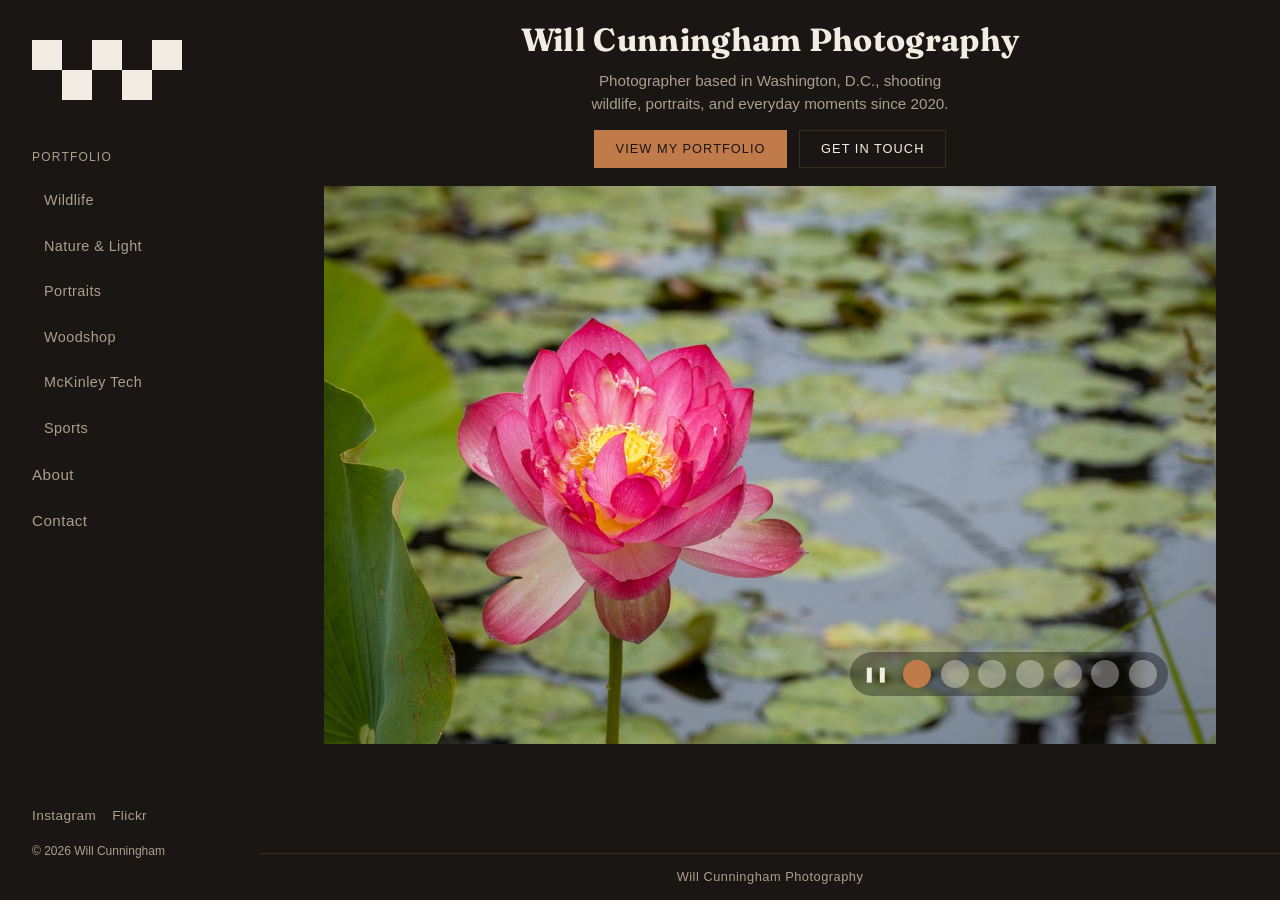
<file: index.html>
<!DOCTYPE html>
<html lang="en">
<head>
<meta charset="UTF-8">
<meta name="viewport" content="width=device-width, initial-scale=1.0">
<title>Will Cunningham — Photography</title>
<meta name="description" content="I'm a photographer and teacher based in Washington, D.C. I started making photos in 2020 and haven't looked back. Come take a look!">
<link rel="canonical" href="https://willcunninghamphoto.com/">
<meta property="og:type" content="website">
<meta property="og:site_name" content="Will Cunningham Photography">
<meta property="og:url" content="https://willcunninghamphoto.com/">
<meta property="og:title" content="Will Cunningham — Photography">
<meta property="og:description" content="I'm a photographer and teacher based in Washington, D.C. I started making photos in 2020 and haven't looked back. Come take a look!">
<meta property="og:image" content="https://willcunninghamphoto.com/images/nature-and-light/LOTUS.jpg">
<meta name="twitter:card" content="summary_large_image">
<meta name="twitter:title" content="Will Cunningham — Photography">
<meta name="twitter:description" content="I'm a photographer and teacher based in Washington, D.C. I started making photos in 2020 and haven't looked back. Come take a look!">
<meta name="twitter:image" content="https://willcunninghamphoto.com/images/nature-and-light/LOTUS.jpg">
<link rel="icon" href="favicon.svg" type="image/svg+xml">
<link rel="alternate icon" href="favicon.ico">
<link rel="apple-touch-icon" href="apple-touch-icon.png">
<link rel="preconnect" href="https://fonts.googleapis.com">
<link rel="preconnect" href="https://fonts.gstatic.com" crossorigin>
<link rel="stylesheet" href="https://fonts.googleapis.com/css2?family=Fraunces:wght@600;700&display=swap">
<link rel="stylesheet" href="css/style.css">
<meta name="google-site-verification" content="2Nl5xksFqI6dJrj-_GXrnc3KXJTqsgLWouD5XGLQfpg" />

</head>
<body>

<div class="mobile-topbar">
  <button class="nav-toggle" aria-label="Toggle navigation" aria-expanded="false">
    <span></span><span></span><span></span>
  </button>
  <a href="/" class="mobile-logo" aria-label="Will Cunningham — Home">
    <svg class="logo-mark" viewBox="0 0 264.41 105.77" xmlns="http://www.w3.org/2000/svg">
    <circle cx="26.44" cy="26.44" r="26.44"/>
    <circle cx="79.32" cy="79.32" r="26.44"/>
    <circle cx="132.21" cy="26.44" r="26.44"/>
    <circle cx="185.09" cy="79.32" r="26.44"/>
    <circle cx="237.97" cy="26.44" r="26.44"/>
    <rect y="0" width="52.88" height="52.88"/>
    <rect x="52.88" y="52.88" width="52.88" height="52.88"/>
    <rect x="105.77" width="52.88" height="52.88"/>
    <rect x="158.65" y="52.88" width="52.88" height="52.88"/>
    <rect x="211.53" width="52.88" height="52.88"/>
    <rect class="logo-cover logo-cover--row1" width="264.41" height="52.88"/>
    <rect class="logo-cover logo-cover--row2" y="52.88" width="264.41" height="52.88"/>
    <rect class="logo-scan logo-scan--row1" width="52.88" height="52.88"/>
    <rect class="logo-scan logo-scan--row2" y="52.88" width="52.88" height="52.88"/>
  </svg>
  </a>
</div>

<aside class="sidebar" id="sidebar">
  <a href="/" class="sidebar-logo" aria-label="Will Cunningham — Home">
    <svg class="logo-mark" viewBox="0 0 264.41 105.77" xmlns="http://www.w3.org/2000/svg">
    <circle cx="26.44" cy="26.44" r="26.44"/>
    <circle cx="79.32" cy="79.32" r="26.44"/>
    <circle cx="132.21" cy="26.44" r="26.44"/>
    <circle cx="185.09" cy="79.32" r="26.44"/>
    <circle cx="237.97" cy="26.44" r="26.44"/>
    <rect y="0" width="52.88" height="52.88"/>
    <rect x="52.88" y="52.88" width="52.88" height="52.88"/>
    <rect x="105.77" width="52.88" height="52.88"/>
    <rect x="158.65" y="52.88" width="52.88" height="52.88"/>
    <rect x="211.53" width="52.88" height="52.88"/>
    <rect class="logo-cover logo-cover--row1" width="264.41" height="52.88"/>
    <rect class="logo-cover logo-cover--row2" y="52.88" width="264.41" height="52.88"/>
    <rect class="logo-scan logo-scan--row1" width="52.88" height="52.88"/>
    <rect class="logo-scan logo-scan--row2" y="52.88" width="52.88" height="52.88"/>
  </svg>
  </a>
  <nav class="sidebar-nav">
    <div class="nav-group-label">Portfolio</div>
    <a href="/wildlife" class="sub-link">Wildlife</a>
    <a href="/nature-and-light" class="sub-link">Nature &amp; Light</a>
    <a href="/portraits" class="sub-link">Portraits</a>
    <a href="/woodshop" class="sub-link">Woodshop</a>
    <a href="/mckinley-tech" class="sub-link">McKinley Tech</a>
    <a href="/sports" class="sub-link">Sports</a>
    <a href="/about">About</a>
    <a href="/contact">Contact</a>
  </nav>
  <div class="sidebar-footer">
    <div class="sidebar-social">
      <a href="https://www.instagram.com/wlcworks" target="_blank" rel="noopener">Instagram</a>
      <a href="https://www.flickr.com/photos/196068418@N02/" target="_blank" rel="noopener">Flickr</a>
    </div>
    <p class="sidebar-copyright">&copy; <span id="year"></span> Will Cunningham</p>
  </div>
</aside>

<div class="page-content home-content">
  <section class="home-intro">
    <h1>Will Cunningham Photography</h1>
    <p>Photographer based in Washington, D.C., shooting wildlife, portraits, and everyday moments since 2020.</p>
    <div class="home-cta">
      <a href="/wildlife" class="btn btn-primary">View my Portfolio</a>
      <a href="/contact" class="btn btn-ghost">Get in Touch</a>
    </div>
  </section>
  <section class="hero-slider" id="heroSlider">
    <!-- SLIDER:START -->
        <div class="slide active landscape-photo" data-index="0">
      <img src="images/nature-and-light/LOTUS.jpg" alt="Lotus flower in a pond" loading="eager">
    </div>
    <div class="slide landscape-photo" data-index="1">
      <img src="images/wildlife/MOLTING_CARDINAL.jpg" alt="Molting cardinal perched on a branch" loading="lazy">
    </div>
    <div class="slide landscape-photo" data-index="2">
      <img src="images/woodshop/freedom boat.jpg" alt="Freedom boat" loading="lazy">
    </div>
    <div class="slide landscape-photo" data-index="3">
      <img src="images/woodshop/hand plane.jpg" alt="Hand plane" loading="lazy">
    </div>
    <div class="slide landscape-photo" data-index="4">
      <img src="images/nature-and-light/tree hero photo.jpg" alt="Trees" loading="lazy">
    </div>
    <div class="slide landscape-photo" data-index="5">
      <img src="images/nature-and-light/eclipse.jpg" alt="Solar eclipse" loading="lazy">
    </div>
    <div class="slide portrait-photo" data-index="6">
      <img src="images/nature-and-light/rocky shore hero.jpg" alt="Rocky shore" loading="lazy">
    </div>
    <!-- SLIDER:END -->
  </section>
</div>

<footer class="page-footer">Will Cunningham Photography</footer>

<script src="js/script.js"></script>
</body>
</html>
</file>
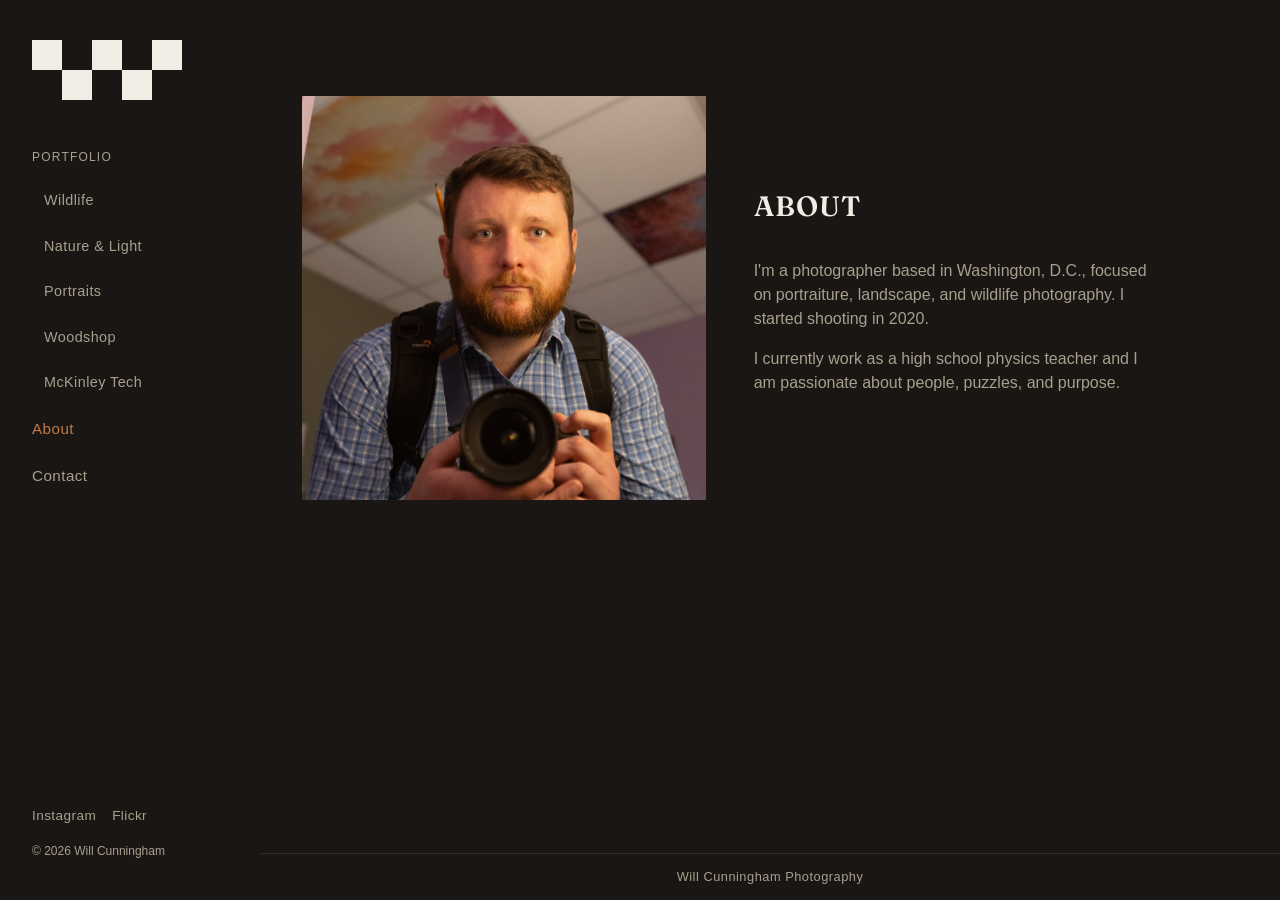
<file: about.html>
<!DOCTYPE html>
<html lang="en">
<head>
<meta charset="UTF-8">
<meta name="viewport" content="width=device-width, initial-scale=1.0">
<title>About — Will Cunningham Photography</title>
<meta name="description" content="About Will Cunningham, photographer.">
<link rel="icon" href="favicon.svg" type="image/svg+xml">
<link rel="alternate icon" href="favicon.ico">
<link rel="apple-touch-icon" href="apple-touch-icon.png">
<link rel="preconnect" href="https://fonts.googleapis.com">
<link rel="preconnect" href="https://fonts.gstatic.com" crossorigin>
<link rel="stylesheet" href="https://fonts.googleapis.com/css2?family=Fraunces:wght@600;700&display=swap">
<link rel="stylesheet" href="css/style.css">
</head>
<body>

<div class="mobile-topbar">
  <button class="nav-toggle" aria-label="Toggle navigation" aria-expanded="false">
    <span></span><span></span><span></span>
  </button>
  <a href="index.html" class="mobile-logo" aria-label="Will Cunningham — Home">
    <svg class="logo-mark" viewBox="0 0 264.41 105.77" xmlns="http://www.w3.org/2000/svg">
    <circle cx="26.44" cy="26.44" r="26.44"/>
    <circle cx="79.32" cy="79.32" r="26.44"/>
    <circle cx="132.21" cy="26.44" r="26.44"/>
    <circle cx="185.09" cy="79.32" r="26.44"/>
    <circle cx="237.97" cy="26.44" r="26.44"/>
    <rect y="0" width="52.88" height="52.88"/>
    <rect x="52.88" y="52.88" width="52.88" height="52.88"/>
    <rect x="105.77" width="52.88" height="52.88"/>
    <rect x="158.65" y="52.88" width="52.88" height="52.88"/>
    <rect x="211.53" width="52.88" height="52.88"/>
    <rect class="logo-cover logo-cover--row1" width="264.41" height="52.88"/>
    <rect class="logo-cover logo-cover--row2" y="52.88" width="264.41" height="52.88"/>
    <rect class="logo-scan logo-scan--row1" width="52.88" height="52.88"/>
    <rect class="logo-scan logo-scan--row2" y="52.88" width="52.88" height="52.88"/>
  </svg>
  </a>
</div>

<aside class="sidebar" id="sidebar">
  <a href="index.html" class="sidebar-logo" aria-label="Will Cunningham — Home">
    <svg class="logo-mark" viewBox="0 0 264.41 105.77" xmlns="http://www.w3.org/2000/svg">
    <circle cx="26.44" cy="26.44" r="26.44"/>
    <circle cx="79.32" cy="79.32" r="26.44"/>
    <circle cx="132.21" cy="26.44" r="26.44"/>
    <circle cx="185.09" cy="79.32" r="26.44"/>
    <circle cx="237.97" cy="26.44" r="26.44"/>
    <rect y="0" width="52.88" height="52.88"/>
    <rect x="52.88" y="52.88" width="52.88" height="52.88"/>
    <rect x="105.77" width="52.88" height="52.88"/>
    <rect x="158.65" y="52.88" width="52.88" height="52.88"/>
    <rect x="211.53" width="52.88" height="52.88"/>
    <rect class="logo-cover logo-cover--row1" width="264.41" height="52.88"/>
    <rect class="logo-cover logo-cover--row2" y="52.88" width="264.41" height="52.88"/>
    <rect class="logo-scan logo-scan--row1" width="52.88" height="52.88"/>
    <rect class="logo-scan logo-scan--row2" y="52.88" width="52.88" height="52.88"/>
  </svg>
  </a>
  <nav class="sidebar-nav">
    <div class="nav-group-label">Portfolio</div>
    <a href="wildlife.html" class="sub-link">Wildlife</a>
    <a href="nature-and-light.html" class="sub-link">Nature &amp; Light</a>
    <a href="portraits.html" class="sub-link">Portraits</a>
    <a href="woodshop.html" class="sub-link">Woodshop</a>
    <a href="mckinley-tech.html" class="sub-link">McKinley Tech</a>
    <a href="about.html" class="current">About</a>
    <a href="contact.html">Contact</a>
  </nav>
  <div class="sidebar-footer">
    <div class="sidebar-social">
      <a href="https://www.instagram.com/wlcworks" target="_blank" rel="noopener">Instagram</a>
      <a href="https://www.flickr.com/photos/196068418@N02/" target="_blank" rel="noopener">Flickr</a>
    </div>
    <p class="sidebar-copyright">&copy; <span id="year"></span> Will Cunningham</p>
  </div>
</aside>

<div class="page-content">
  <section class="about-section">
    <div class="about-image">
      <img src="images/headshot.jpg" alt="Portrait of Will Cunningham">
    </div>
    <div class="about-text">
      <h1 class="section-title">About</h1>
      <p>
        I'm a photographer based in Washington, D.C.,
         focused on portraiture, landscape, and wildlife photography.
         I started shooting in 2020.
      </p>
      <p>
        I currently work as a high school physics teacher
        and I am passionate about people,
        puzzles, and purpose.
      </p>
    </div>
  </section>
</div>

<footer class="page-footer">Will Cunningham Photography</footer>

<script src="js/photos.js"></script>
<script src="js/script.js"></script>
</body>
</html>
</file>
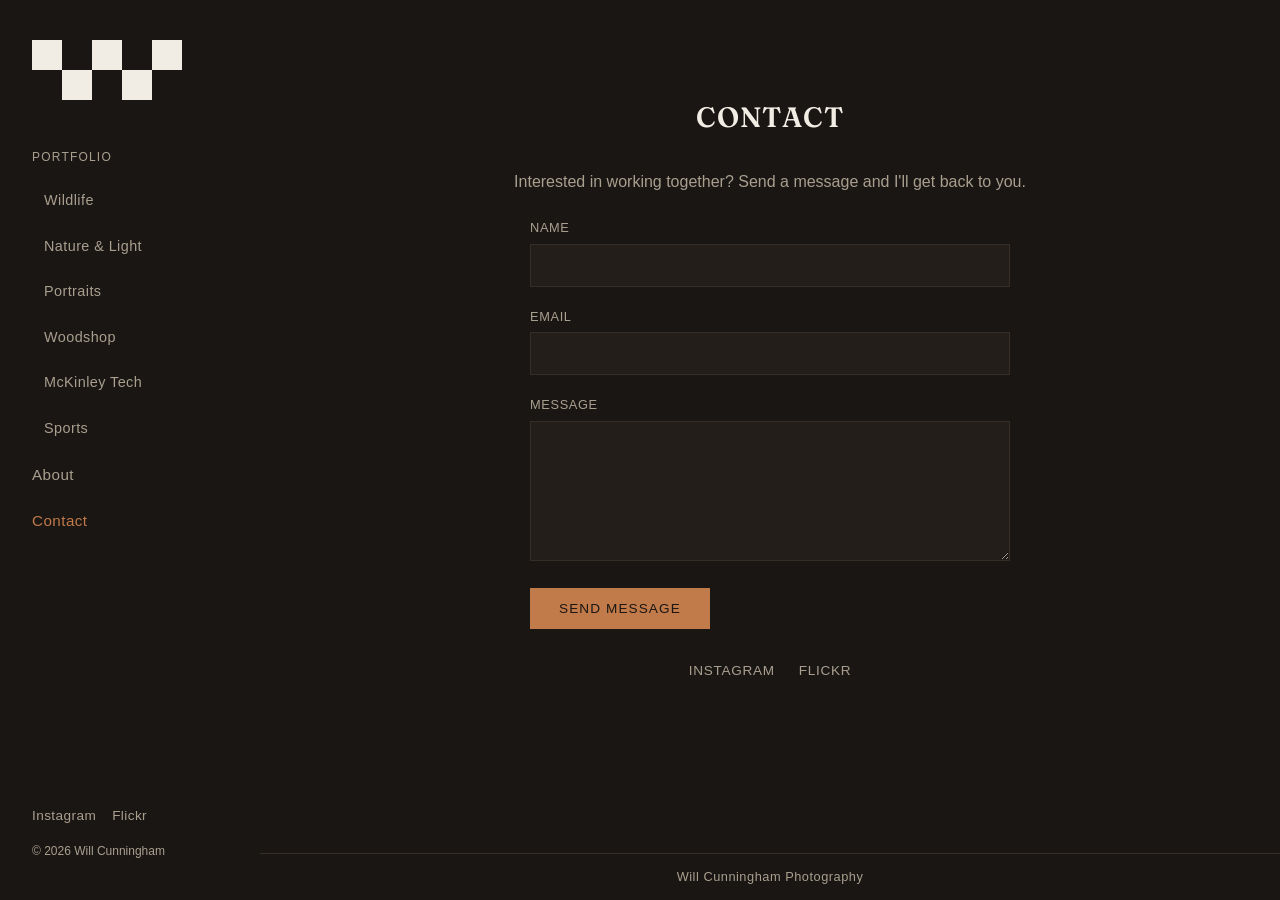
<file: contact.html>
<!DOCTYPE html>
<html lang="en">
<head>
<meta charset="UTF-8">
<meta name="viewport" content="width=device-width, initial-scale=1.0">
<title>Contact — Will Cunningham Photography</title>
<meta name="description" content="Get in touch with Will Cunningham, a Washington, D.C.-based photographer, to book a portrait session, inquire about prints, or say hello.">
<link rel="canonical" href="https://willcunninghamphoto.com/contact">
<meta property="og:type" content="website">
<meta property="og:site_name" content="Will Cunningham Photography">
<meta property="og:url" content="https://willcunninghamphoto.com/contact">
<meta property="og:title" content="Contact — Will Cunningham Photography">
<meta property="og:description" content="Get in touch with Will Cunningham, a Washington, D.C.-based photographer, to book a portrait session, inquire about prints, or say hello.">
<meta property="og:image" content="https://willcunninghamphoto.com/images/headshot.jpg">
<meta name="twitter:card" content="summary_large_image">
<meta name="twitter:title" content="Contact — Will Cunningham Photography">
<meta name="twitter:description" content="Get in touch with Will Cunningham, a Washington, D.C.-based photographer, to book a portrait session, inquire about prints, or say hello.">
<meta name="twitter:image" content="https://willcunninghamphoto.com/images/headshot.jpg">
<link rel="icon" href="favicon.svg" type="image/svg+xml">
<link rel="alternate icon" href="favicon.ico">
<link rel="apple-touch-icon" href="apple-touch-icon.png">
<link rel="preconnect" href="https://fonts.googleapis.com">
<link rel="preconnect" href="https://fonts.gstatic.com" crossorigin>
<link rel="stylesheet" href="https://fonts.googleapis.com/css2?family=Fraunces:wght@600;700&display=swap">
<link rel="stylesheet" href="css/style.css">
</head>
<body>

<div class="mobile-topbar">
  <button class="nav-toggle" aria-label="Toggle navigation" aria-expanded="false">
    <span></span><span></span><span></span>
  </button>
  <a href="/" class="mobile-logo" aria-label="Will Cunningham — Home">
    <svg class="logo-mark" viewBox="0 0 264.41 105.77" xmlns="http://www.w3.org/2000/svg">
    <circle cx="26.44" cy="26.44" r="26.44"/>
    <circle cx="79.32" cy="79.32" r="26.44"/>
    <circle cx="132.21" cy="26.44" r="26.44"/>
    <circle cx="185.09" cy="79.32" r="26.44"/>
    <circle cx="237.97" cy="26.44" r="26.44"/>
    <rect y="0" width="52.88" height="52.88"/>
    <rect x="52.88" y="52.88" width="52.88" height="52.88"/>
    <rect x="105.77" width="52.88" height="52.88"/>
    <rect x="158.65" y="52.88" width="52.88" height="52.88"/>
    <rect x="211.53" width="52.88" height="52.88"/>
    <rect class="logo-cover logo-cover--row1" width="264.41" height="52.88"/>
    <rect class="logo-cover logo-cover--row2" y="52.88" width="264.41" height="52.88"/>
    <rect class="logo-scan logo-scan--row1" width="52.88" height="52.88"/>
    <rect class="logo-scan logo-scan--row2" y="52.88" width="52.88" height="52.88"/>
  </svg>
  </a>
</div>

<aside class="sidebar" id="sidebar">
  <a href="/" class="sidebar-logo" aria-label="Will Cunningham — Home">
    <svg class="logo-mark" viewBox="0 0 264.41 105.77" xmlns="http://www.w3.org/2000/svg">
    <circle cx="26.44" cy="26.44" r="26.44"/>
    <circle cx="79.32" cy="79.32" r="26.44"/>
    <circle cx="132.21" cy="26.44" r="26.44"/>
    <circle cx="185.09" cy="79.32" r="26.44"/>
    <circle cx="237.97" cy="26.44" r="26.44"/>
    <rect y="0" width="52.88" height="52.88"/>
    <rect x="52.88" y="52.88" width="52.88" height="52.88"/>
    <rect x="105.77" width="52.88" height="52.88"/>
    <rect x="158.65" y="52.88" width="52.88" height="52.88"/>
    <rect x="211.53" width="52.88" height="52.88"/>
    <rect class="logo-cover logo-cover--row1" width="264.41" height="52.88"/>
    <rect class="logo-cover logo-cover--row2" y="52.88" width="264.41" height="52.88"/>
    <rect class="logo-scan logo-scan--row1" width="52.88" height="52.88"/>
    <rect class="logo-scan logo-scan--row2" y="52.88" width="52.88" height="52.88"/>
  </svg>
  </a>
  <nav class="sidebar-nav">
    <div class="nav-group-label">Portfolio</div>
    <a href="/wildlife" class="sub-link">Wildlife</a>
    <a href="/nature-and-light" class="sub-link">Nature &amp; Light</a>
    <a href="/portraits" class="sub-link">Portraits</a>
    <a href="/woodshop" class="sub-link">Woodshop</a>
    <a href="/mckinley-tech" class="sub-link">McKinley Tech</a>
    <a href="/sports" class="sub-link">Sports</a>
    <a href="/about">About</a>
    <a href="/contact" class="current">Contact</a>
  </nav>
  <div class="sidebar-footer">
    <div class="sidebar-social">
      <a href="https://www.instagram.com/wlcworks" target="_blank" rel="noopener">Instagram</a>
      <a href="https://www.flickr.com/photos/196068418@N02/" target="_blank" rel="noopener">Flickr</a>
    </div>
    <p class="sidebar-copyright">&copy; <span id="year"></span> Will Cunningham</p>
  </div>
</aside>

<div class="page-content">
  <section class="contact-section">
    <h1 class="section-title">Contact</h1>
    <p>Interested in working together? Send a message and I'll get back to you.</p>

    <!--
      Powered by Formspree (https://formspree.io) — a free tier handles
      low-volume static-site forms with no backend of your own. Sign up,
      create a form, and replace YOUR_FORM_ID below with the endpoint it
      gives you before this goes live.
    -->
    <form class="contact-form" action="https://formspree.io/f/myezewyl" method="POST">
      <div>
        <label for="contact-name">Name</label>
        <input type="text" id="contact-name" name="name" autocomplete="name" required>
      </div>
      <div>
        <label for="contact-email">Email</label>
        <input type="email" id="contact-email" name="_replyto" autocomplete="email" required>
      </div>
      <div>
        <label for="contact-message">Message</label>
        <textarea id="contact-message" name="message" required></textarea>
      </div>
      <input type="text" name="_gotcha" style="display:none" tabindex="-1" autocomplete="off">
      <button type="submit">Send Message</button>
    </form>

    <div class="social-links">
      <a href="https://www.instagram.com/wlcworks" target="_blank" rel="noopener">Instagram</a>
      <a href="https://www.flickr.com/photos/196068418@N02/" target="_blank" rel="noopener">Flickr</a>
    </div>
  </section>
</div>

<footer class="page-footer">Will Cunningham Photography</footer>

<script src="js/photos.js"></script>
<script src="js/script.js"></script>
</body>
</html>
</file>
<file: css/style.css>
/* ---------- Reset & base ---------- */
* {
  margin: 0;
  padding: 0;
  box-sizing: border-box;
}

:root {
  --bg: #1a1613;
  --bg-alt: #231e19;
  --text: #f2ede4;
  --text-muted: #a89f8f;
  --border: #352e27;
  --accent: #c17a4a;
  --font-heading: "Fraunces", Georgia, serif;
  --sidebar-width: 260px;
}

html {
  scroll-behavior: smooth;
  overflow-x: hidden;
}

body {
  background: var(--bg);
  color: var(--text);
  font-family: -apple-system, BlinkMacSystemFont, "Segoe UI", Helvetica, Arial, sans-serif;
  line-height: 1.5;
  overflow-x: hidden;
}

img {
  max-width: 100%;
  display: block;
  -webkit-user-drag: none;
  user-select: none;
}

a {
  color: inherit;
  text-decoration: none;
}

.section-title {
  font-family: var(--font-heading);
  font-size: 1.75rem;
  font-weight: 600;
  letter-spacing: 0.04em;
  text-transform: uppercase;
  margin-bottom: 2rem;
}

/* ---------- Sidebar ---------- */
.sidebar {
  position: fixed;
  top: 0;
  left: 0;
  bottom: 0;
  width: var(--sidebar-width);
  background: var(--bg);
  display: flex;
  flex-direction: column;
  padding: 2.5rem 2rem;
  overflow-y: auto;
  z-index: 200;
}

.logo-mark {
  fill: currentColor;
  display: block;
  overflow: hidden;
}

/* Intro animation: a square sweeps left-to-right across each row,
   revealing the checkered mark as it passes over it. */
.logo-cover,
.logo-scan {
  animation-name: logo-scan-sweep;
  animation-duration: 0.6s;
  animation-timing-function: step-end;
  animation-fill-mode: forwards;
}

.logo-cover {
  fill: var(--bg);
}

.logo-scan {
  fill: var(--accent);
}

.logo-cover--row2,
.logo-scan--row2 {
  animation-delay: 0.6s;
}

.logo-scan--row2 {
  opacity: 0;
}

@keyframes logo-scan-sweep {
  0%   { transform: translateX(0px); opacity: 1; }
  20%  { transform: translateX(52.88px); }
  40%  { transform: translateX(105.77px); }
  60%  { transform: translateX(158.65px); }
  80%  { transform: translateX(211.53px); }
  100% { transform: translateX(264.41px); }
}

@media (prefers-reduced-motion: reduce) {
  .logo-cover,
  .logo-scan {
    animation: none;
    transform: translateX(264.41px);
    opacity: 0;
  }
}

.sidebar-logo {
  color: var(--text);
  margin-bottom: 3rem;
  display: block;
  transition: color 0.2s ease;
}

.sidebar-logo:hover {
  color: var(--accent);
}

.sidebar-logo .logo-mark {
  width: 150px;
  height: auto;
}

.sidebar-nav {
  flex: 1;
  min-height: 0;
  display: flex;
  flex-direction: column;
  gap: 0.5rem;
}

.nav-group-label {
  color: var(--text-muted);
  font-size: 0.75rem;
  letter-spacing: 0.1em;
  text-transform: uppercase;
  margin-top: 1.5rem;
  margin-bottom: 0.5rem;
}

.nav-group-label:first-child {
  margin-top: 0;
}

.sidebar-nav a {
  padding: 0.5rem 0;
  font-size: 0.95rem;
  letter-spacing: 0.03em;
  color: var(--text-muted);
  transition: color 0.2s ease;
}

.sidebar-nav a.sub-link {
  padding-left: 0.75rem;
  font-size: 0.9rem;
}

.sidebar-nav a:hover,
.sidebar-nav a.current {
  color: var(--accent);
}

.sidebar-footer {
  margin-top: 2rem;
  min-height: 0;
  display: flex;
  flex-direction: column;
  gap: 1rem;
}

.sidebar-social {
  display: flex;
  gap: 1rem;
}

.sidebar-social a {
  color: var(--text-muted);
  font-size: 0.85rem;
  letter-spacing: 0.03em;
}

.sidebar-social a:hover {
  color: var(--accent);
}

.sidebar-copyright {
  color: var(--text-muted);
  font-size: 0.75rem;
}

.mobile-topbar {
  display: none;
}

.nav-toggle {
  display: none;
  flex-shrink: 0;
  flex-direction: column;
  justify-content: center;
  gap: 5px;
  width: 40px;
  height: 40px;
  background: var(--bg-alt);
  border: 1px solid var(--border);
  cursor: pointer;
}

.nav-toggle span {
  display: block;
  height: 2px;
  width: 18px;
  margin: 0 auto;
  background: var(--text);
  transition: transform 0.25s ease, opacity 0.25s ease;
}

.nav-toggle[aria-expanded="true"] span:nth-child(1) {
  transform: translateY(7px) rotate(45deg);
}

.nav-toggle[aria-expanded="true"] span:nth-child(2) {
  opacity: 0;
}

.nav-toggle[aria-expanded="true"] span:nth-child(3) {
  transform: translateY(-7px) rotate(-45deg);
}

.mobile-logo {
  color: var(--text);
  display: flex;
  align-items: center;
}

.mobile-logo .logo-mark {
  width: 76px;
  height: auto;
}

/* ---------- Page content ---------- */
.page-content {
  margin-left: var(--sidebar-width);
  min-height: 100vh;
  display: flex;
  flex-direction: column;
}

.home-content {
  justify-content: flex-start;
  padding-top: 1rem;
}

/* ---------- Homepage intro ---------- */
.home-intro {
  /* Explicit width so this flex item (child of the column-flex
     .page-content/.home-content) is sized to the viewport rather than
     shrink-to-fit: a flex item with auto cross-axis margins and no
     defined width doesn't stretch to fill the container, so without
     this the h1's clientWidth can measure wider than the real
     viewport and the shrink-to-fit script in script.js never kicks in. */
  width: 100%;
  text-align: center;
  max-width: 640px;
  margin: 0 auto 1.1rem;
  padding: 0 2rem;
}

.home-intro h1 {
  font-family: var(--font-heading);
  font-size: 2rem;
  font-weight: 700;
  letter-spacing: 0.01em;
  margin-bottom: 0.4rem;
  /* Wraps by default (safe if JS is unavailable); script.js measures
     the real rendered text and shrinks it to fit on one line. */
}

.home-intro p {
  color: var(--text-muted);
  font-size: 0.95rem;
  max-width: 46ch;
  margin: 0 auto 0.85rem;
}

.home-cta {
  display: flex;
  gap: 0.75rem;
  justify-content: center;
  flex-wrap: wrap;
}

.btn {
  display: inline-block;
  padding: 0.55rem 1.3rem;
  font-size: 0.8rem;
  text-transform: uppercase;
  letter-spacing: 0.08em;
  border: 1px solid var(--border);
  transition: color 0.2s ease, border-color 0.2s ease, background 0.2s ease;
}

.btn-primary {
  background: var(--accent);
  border-color: var(--accent);
  color: var(--bg);
}

.btn-primary:hover {
  background: transparent;
  color: var(--accent);
}

.btn-ghost {
  color: var(--text);
}

.btn-ghost:hover {
  color: var(--accent);
  border-color: var(--accent);
}

/* ---------- Homepage slider ---------- */
.hero-slider {
  position: relative;
  /* Capped against the intro block's own height so the two together
     never exceed the viewport and crop the photo below the fold. */
  height: min(62vh, calc(100vh - 9rem));
  margin: 0 4rem;
  overflow: hidden;
}

.slide {
  position: absolute;
  inset: 0;
  background-color: var(--bg);
  opacity: 0;
  cursor: pointer;
  transition: opacity 1.2s ease;
}

.slide img {
  width: 100%;
  height: 100%;
  object-fit: cover;
  object-position: center;
  display: block;
}

.slide.active {
  opacity: 1;
}

@media (min-width: 1025px) {
  .slide.portrait-photo img {
    object-fit: contain;
  }
}

.slider-controls {
  position: absolute;
  right: 3rem;
  bottom: 3rem;
  z-index: 2;
  display: flex;
  align-items: center;
  gap: 0.85rem;
  padding: 0.5rem 0.7rem;
  background: rgba(0, 0, 0, 0.35);
  border-radius: 999px;
}

.slide-dots {
  display: flex;
  gap: 0.6rem;
}

.slide-dot {
  width: 10px;
  height: 10px;
  padding: 9px;
  box-sizing: content-box;
  background-clip: content-box;
  border-radius: 50%;
  background: rgba(255, 255, 255, 0.35);
  border: none;
  cursor: pointer;
}

.slide-dot.active {
  background: var(--accent);
}

.slide-pause {
  width: 28px;
  height: 28px;
  flex-shrink: 0;
  display: flex;
  align-items: center;
  justify-content: center;
  background: none;
  border: none;
  color: var(--text);
  cursor: pointer;
  font-size: 0.95rem;
  line-height: 1;
  padding: 0;
}

.slide-pause:hover {
  color: var(--accent);
}

/* ---------- Gallery pages ---------- */
.gallery-page-header {
  max-width: 1200px;
  margin: 0 auto;
  padding: 6rem 2rem 0;
}

.gallery-section {
  max-width: 1200px;
  margin: 0 auto;
  padding: 2rem 2rem 6rem;
}

.gallery {
  display: flex;
  gap: 1rem;
  align-items: flex-start;
}

.gallery-column {
  flex: 1;
  min-width: 0;
  display: flex;
  flex-direction: column;
  gap: 1rem;
}

.gallery-item {
  display: block;
  width: 100%;
  overflow: hidden;
  cursor: pointer;
  background: var(--bg-alt);
  border: none;
  margin: 0;
  padding: 0;
  font: inherit;
  color: inherit;
  text-align: left;
}

.gallery-item:focus-visible {
  outline: 2px solid var(--accent);
  outline-offset: 2px;
}

.gallery-item img {
  width: 100%;
  height: auto;
  display: block;
  transition: transform 0.4s ease;
}

.gallery-item:hover img {
  transform: scale(1.06);
}

/* ---------- About page ---------- */
.about-section {
  max-width: 1000px;
  margin: 0 auto;
  padding: 6rem 2rem;
  display: grid;
  grid-template-columns: 1fr 1.2fr;
  gap: 3rem;
  align-items: center;
}

.about-image img {
  width: 100%;
  aspect-ratio: 1 / 1;
  object-fit: cover;
}

.about-text p {
  color: var(--text-muted);
  margin-bottom: 1rem;
  max-width: 46ch;
}

/* ---------- Contact page ---------- */
.contact-section {
  max-width: 700px;
  margin: 0 auto;
  padding: 6rem 2rem;
  text-align: center;
}

.contact-section p {
  color: var(--text-muted);
  margin-bottom: 1.5rem;
}

.contact-form {
  display: flex;
  flex-direction: column;
  gap: 1.25rem;
  text-align: left;
  max-width: 480px;
  margin: 0 auto 2rem;
}

.contact-form label {
  font-size: 0.8rem;
  text-transform: uppercase;
  letter-spacing: 0.05em;
  color: var(--text-muted);
  margin-bottom: 0.4rem;
  display: block;
}

.contact-form input,
.contact-form textarea {
  width: 100%;
  background: var(--bg-alt);
  border: 1px solid var(--border);
  color: var(--text);
  padding: 0.75rem;
  font-family: inherit;
  font-size: 0.95rem;
}

.contact-form input:focus,
.contact-form textarea:focus {
  outline: none;
  border-color: var(--accent);
}

.contact-form textarea {
  min-height: 140px;
  resize: vertical;
}

.contact-form button {
  align-self: flex-start;
  background: var(--accent);
  border: 1px solid var(--accent);
  color: var(--bg);
  cursor: pointer;
  padding: 0.75rem 1.75rem;
  font-size: 0.85rem;
  text-transform: uppercase;
  letter-spacing: 0.08em;
  transition: color 0.2s ease, background 0.2s ease;
}

.contact-form button:hover {
  background: transparent;
  color: var(--accent);
}

.social-links {
  display: flex;
  gap: 1.5rem;
  justify-content: center;
  margin-top: 2rem;
}

.social-links a {
  color: var(--text-muted);
  text-transform: uppercase;
  font-size: 0.85rem;
  letter-spacing: 0.05em;
  transition: color 0.2s ease;
}

.social-links a:hover {
  color: var(--accent);
}

/* ---------- Footer ---------- */
.page-footer {
  position: fixed;
  left: var(--sidebar-width);
  right: 0;
  bottom: 0;
  z-index: 150;
  background: var(--bg);
  border-top: 1px solid var(--border);
  text-align: center;
  padding: 0.85rem 2rem;
  color: var(--text-muted);
  font-size: 0.8rem;
  letter-spacing: 0.04em;
}

/* ---------- Lightbox ---------- */
.lightbox {
  position: fixed;
  inset: 0;
  background: rgba(0, 0, 0, 0.92);
  display: none;
  align-items: center;
  justify-content: center;
  z-index: 300;
}

.lightbox.active {
  display: flex;
}

.lightbox-img {
  max-width: 88vw;
  max-height: 85vh;
  object-fit: contain;
}

.lightbox-close,
.lightbox-prev,
.lightbox-next {
  position: absolute;
  background: none;
  border: none;
  color: var(--text);
  cursor: pointer;
  font-size: 1.75rem;
  line-height: 1;
  padding: 0.75rem;
}

.lightbox-close {
  top: 1.5rem;
  right: 1.5rem;
}

.lightbox-prev {
  left: 1rem;
  top: 50%;
  transform: translateY(-50%);
}

.lightbox-next {
  right: 1rem;
  top: 50%;
  transform: translateY(-50%);
}

/* ---------- Responsive ----------
   Anything under ~1024px (phones in either orientation, and tablets)
   gets the compact hamburger chrome instead of the persistent sidebar —
   a fixed 260px sidebar has no room to breathe on those widths, and
   was previously only collapsing below 780px. */
@media (max-width: 1024px) {
  .mobile-topbar {
    display: flex;
    align-items: center;
    gap: 1rem;
    padding: 1rem 1.25rem;
    position: sticky;
    top: 0;
    z-index: 210;
    background: var(--bg);
  }

  .nav-toggle {
    display: flex;
  }

  .sidebar {
    position: static;
    width: 100%;
    max-height: 0;
    padding-top: 0;
    padding-bottom: 0;
    overflow: hidden;
    transition: max-height 0.35s ease, padding 0.35s ease;
  }

  .sidebar.open {
    max-height: 600px;
    padding-top: 2.5rem;
    padding-bottom: 2.5rem;
    overflow-y: auto;
  }

  .sidebar-logo {
    display: none;
  }

  .page-content {
    margin-left: 0;
  }

  /* In-flow rather than fixed: a fixed footer competes for space with
     the sidebar panel and hero content on short/landscape viewports. */
  .page-footer {
    position: static;
    left: auto;
  }

  .hero-slider {
    margin: 0 1.5rem;
  }

  .slide.landscape-photo img {
    object-fit: contain;
  }

  .slider-controls {
    right: 1.5rem;
    bottom: 2rem;
  }

  .gallery-page-header {
    padding-top: 2rem;
  }

  .gallery-section {
    padding-bottom: 3rem;
  }

  .home-content {
    padding-top: 1rem;
  }

  .about-section,
  .contact-section {
    padding-top: 3rem;
    padding-bottom: 3rem;
  }
}

@media (max-width: 900px) {
  .about-section {
    grid-template-columns: 1fr;
  }

  .about-image {
    max-width: 320px;
    margin: 0 auto;
  }
}

@media (max-width: 640px) {
  .gallery,
  .gallery-column {
    gap: 0.5rem;
  }

  .lightbox-prev,
  .lightbox-next {
    font-size: 1.25rem;
  }

  .gallery-page-header {
    padding-top: 1.5rem;
  }
}
</file>
